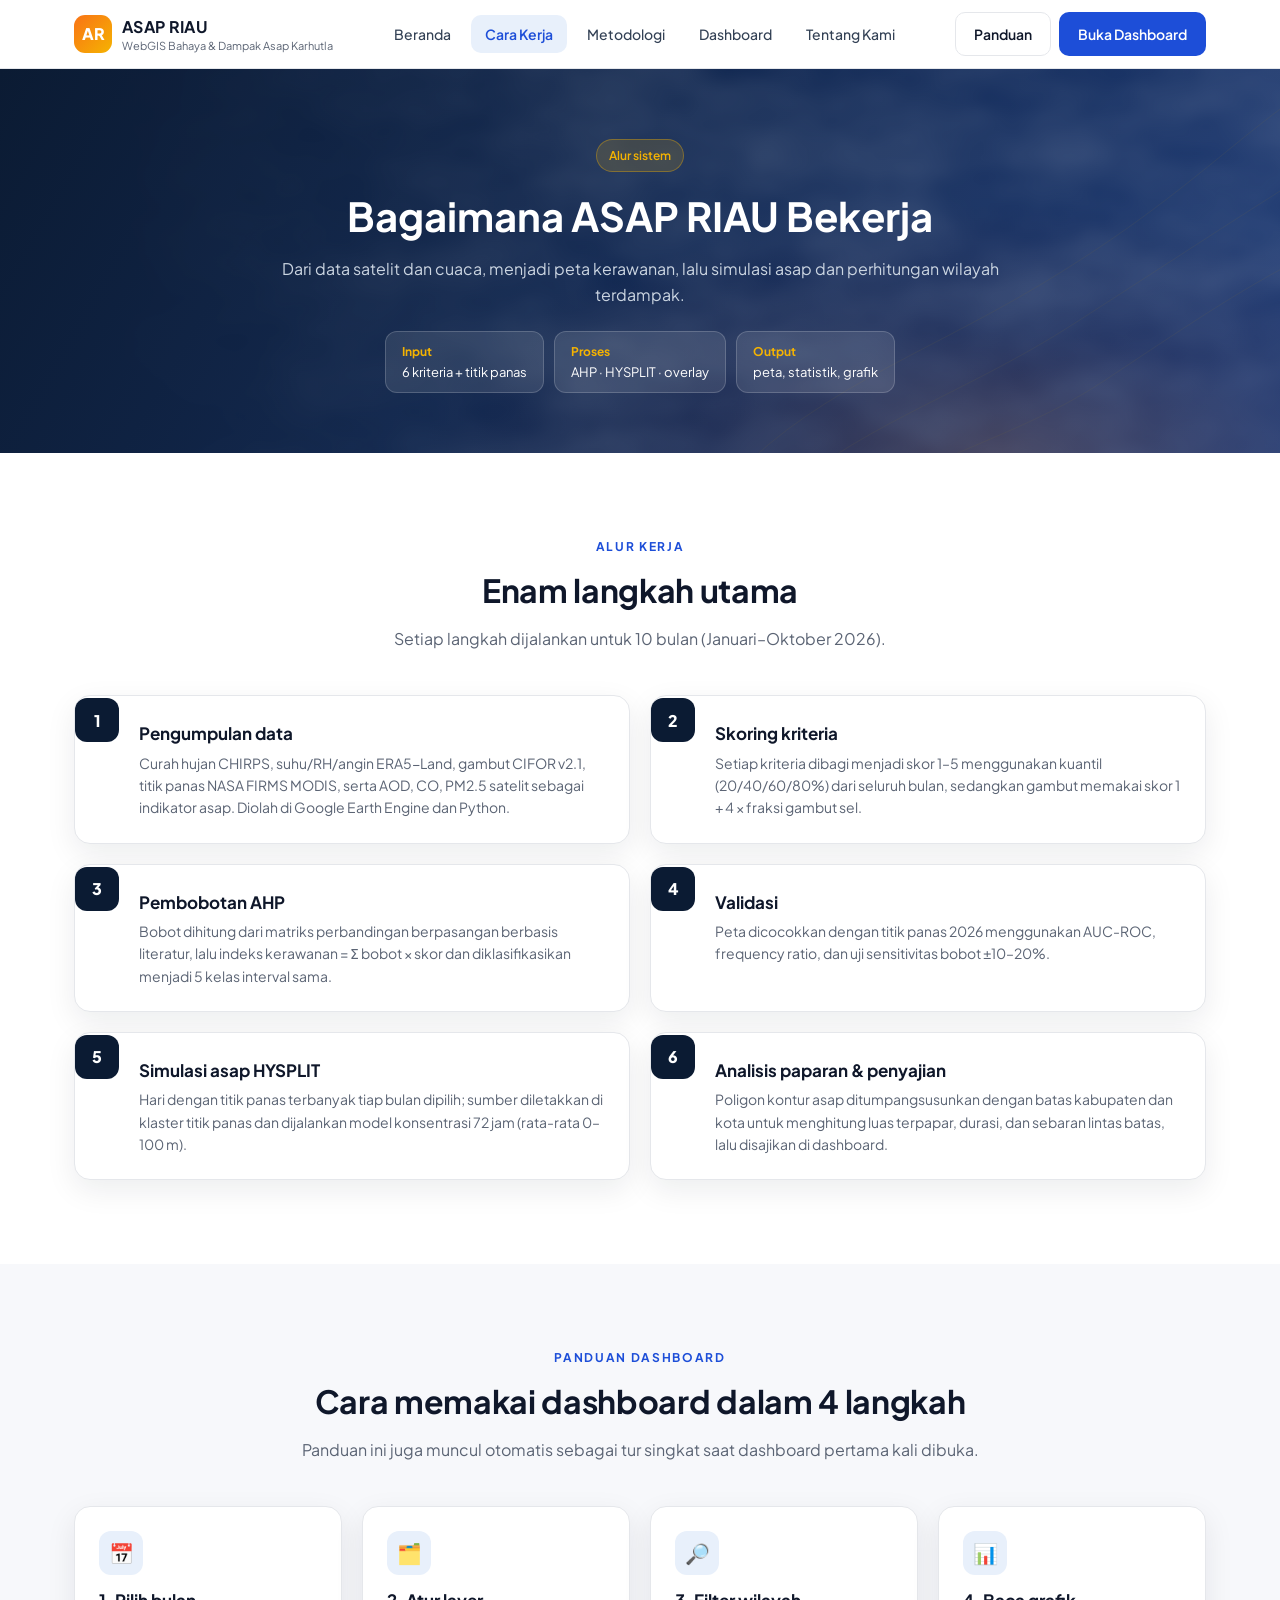
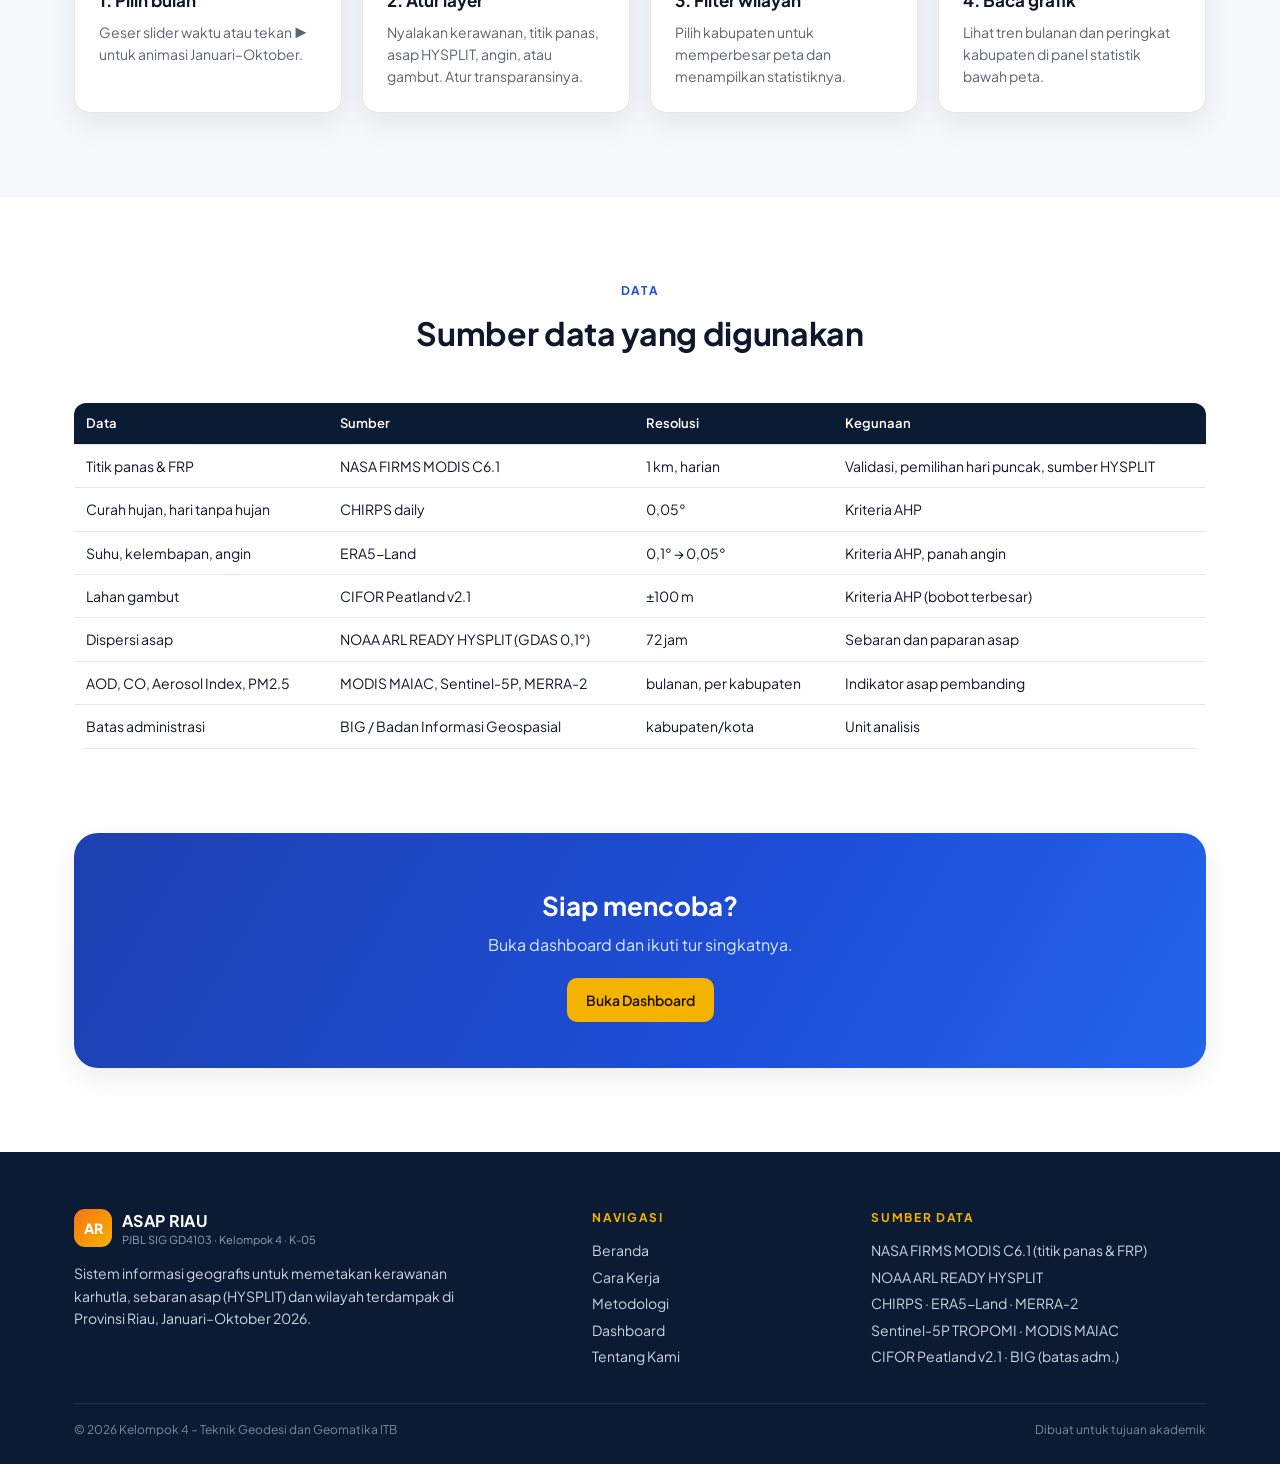
<file: cara-kerja.html>
<!DOCTYPE html>
<html lang="id">
<head>
<meta charset="utf-8"><meta name="viewport" content="width=device-width,initial-scale=1">
<title>Cara Kerja – ASAP RIAU</title>
<link href="https://fonts.googleapis.com/css2?family=Plus+Jakarta+Sans:wght@400;500;600;700;800&display=swap" rel="stylesheet">
<link rel="stylesheet" href="assets/css/site.css">
</head>
<body>
<section class="phero">
  <div class="wrap">
    <span class="pill">Alur sistem</span>
    <h1>Bagaimana ASAP RIAU Bekerja</h1>
    <p>Dari data satelit dan cuaca, menjadi peta kerawanan, lalu simulasi asap dan perhitungan wilayah terdampak.</p>
    <div class="chips"><span><b>Input</b>6 kriteria + titik panas</span><span><b>Proses</b>AHP · HYSPLIT · overlay</span><span><b>Output</b>peta, statistik, grafik</span></div>
  </div>
</section>

<section>
  <div class="wrap">
    <span class="eyebrow">Alur kerja</span><h2 class="title">Enam langkah utama</h2><p class="sub">Setiap langkah dijalankan untuk 10 bulan (Januari–Oktober 2026).</p>
    <div class="grid g2 steps">
      <div class="card step reveal"><h4>Pengumpulan data</h4><p>Curah hujan CHIRPS, suhu/RH/angin ERA5-Land, gambut CIFOR v2.1, titik panas NASA FIRMS MODIS, serta AOD, CO, PM2.5 satelit sebagai indikator asap. Diolah di Google Earth Engine dan Python.</p></div>
      <div class="card step reveal"><h4>Skoring kriteria</h4><p>Setiap kriteria dibagi menjadi skor 1–5 menggunakan kuantil (20/40/60/80%) dari seluruh bulan, sedangkan gambut memakai skor 1 + 4 × fraksi gambut sel.</p></div>
      <div class="card step reveal"><h4>Pembobotan AHP</h4><p>Bobot dihitung dari matriks perbandingan berpasangan berbasis literatur, lalu indeks kerawanan = Σ bobot × skor dan diklasifikasikan menjadi 5 kelas interval sama.</p></div>
      <div class="card step reveal"><h4>Validasi</h4><p>Peta dicocokkan dengan titik panas 2026 menggunakan AUC-ROC, frequency ratio, dan uji sensitivitas bobot ±10–20%.</p></div>
      <div class="card step reveal"><h4>Simulasi asap HYSPLIT</h4><p>Hari dengan titik panas terbanyak tiap bulan dipilih; sumber diletakkan di klaster titik panas dan dijalankan model konsentrasi 72 jam (rata-rata 0–100 m).</p></div>
      <div class="card step reveal"><h4>Analisis paparan & penyajian</h4><p>Poligon kontur asap ditumpangsusunkan dengan batas kabupaten dan kota untuk menghitung luas terpapar, durasi, dan sebaran lintas batas, lalu disajikan di dashboard.</p></div>
    </div>
  </div>
</section>

<section class="section-gray">
  <div class="wrap">
    <span class="eyebrow">Panduan dashboard</span><h2 class="title">Cara memakai dashboard dalam 4 langkah</h2><p class="sub">Panduan ini juga muncul otomatis sebagai tur singkat saat dashboard pertama kali dibuka.</p>
    <div class="grid g4">
      <div class="card reveal"><div class="ic">📅</div><h4>1. Pilih bulan</h4><p>Geser slider waktu atau tekan ▶ untuk animasi Januari–Oktober.</p></div>
      <div class="card reveal"><div class="ic">🗂️</div><h4>2. Atur layer</h4><p>Nyalakan kerawanan, titik panas, asap HYSPLIT, angin, atau gambut. Atur transparansinya.</p></div>
      <div class="card reveal"><div class="ic">🔎</div><h4>3. Filter wilayah</h4><p>Pilih kabupaten untuk memperbesar peta dan menampilkan statistiknya.</p></div>
      <div class="card reveal"><div class="ic">📊</div><h4>4. Baca grafik</h4><p>Lihat tren bulanan dan peringkat kabupaten di panel statistik bawah peta.</p></div>
    </div>
  </div>
</section>

<section>
  <div class="wrap">
    <span class="eyebrow">Data</span><h2 class="title">Sumber data yang digunakan</h2><p class="sub"></p>
    <table class="t">
      <tr><th>Data</th><th>Sumber</th><th>Resolusi</th><th>Kegunaan</th></tr>
      <tr><td>Titik panas & FRP</td><td>NASA FIRMS MODIS C6.1</td><td>1 km, harian</td><td>Validasi, pemilihan hari puncak, sumber HYSPLIT</td></tr>
      <tr><td>Curah hujan, hari tanpa hujan</td><td>CHIRPS daily</td><td>0,05°</td><td>Kriteria AHP</td></tr>
      <tr><td>Suhu, kelembapan, angin</td><td>ERA5-Land</td><td>0,1° → 0,05°</td><td>Kriteria AHP, panah angin</td></tr>
      <tr><td>Lahan gambut</td><td>CIFOR Peatland v2.1</td><td>±100 m</td><td>Kriteria AHP (bobot terbesar)</td></tr>
      <tr><td>Dispersi asap</td><td>NOAA ARL READY HYSPLIT (GDAS 0,1°)</td><td>72 jam</td><td>Sebaran dan paparan asap</td></tr>
      <tr><td>AOD, CO, Aerosol Index, PM2.5</td><td>MODIS MAIAC, Sentinel-5P, MERRA-2</td><td>bulanan, per kabupaten</td><td>Indikator asap pembanding</td></tr>
      <tr><td>Batas administrasi</td><td>BIG / Badan Informasi Geospasial</td><td>kabupaten/kota</td><td>Unit analisis</td></tr>
    </table>
  </div>
</section>

<section style="padding-top:0"><div class="wrap"><div class="cta-banner cta-blue reveal"><h3>Siap mencoba?</h3><p>Buka dashboard dan ikuti tur singkatnya.</p><a class="btn btn-amber" href="dashboard.html">Buka Dashboard</a></div></div></section>
<script src="assets/js/layout.js"></script>
</body>
</html>
</file>
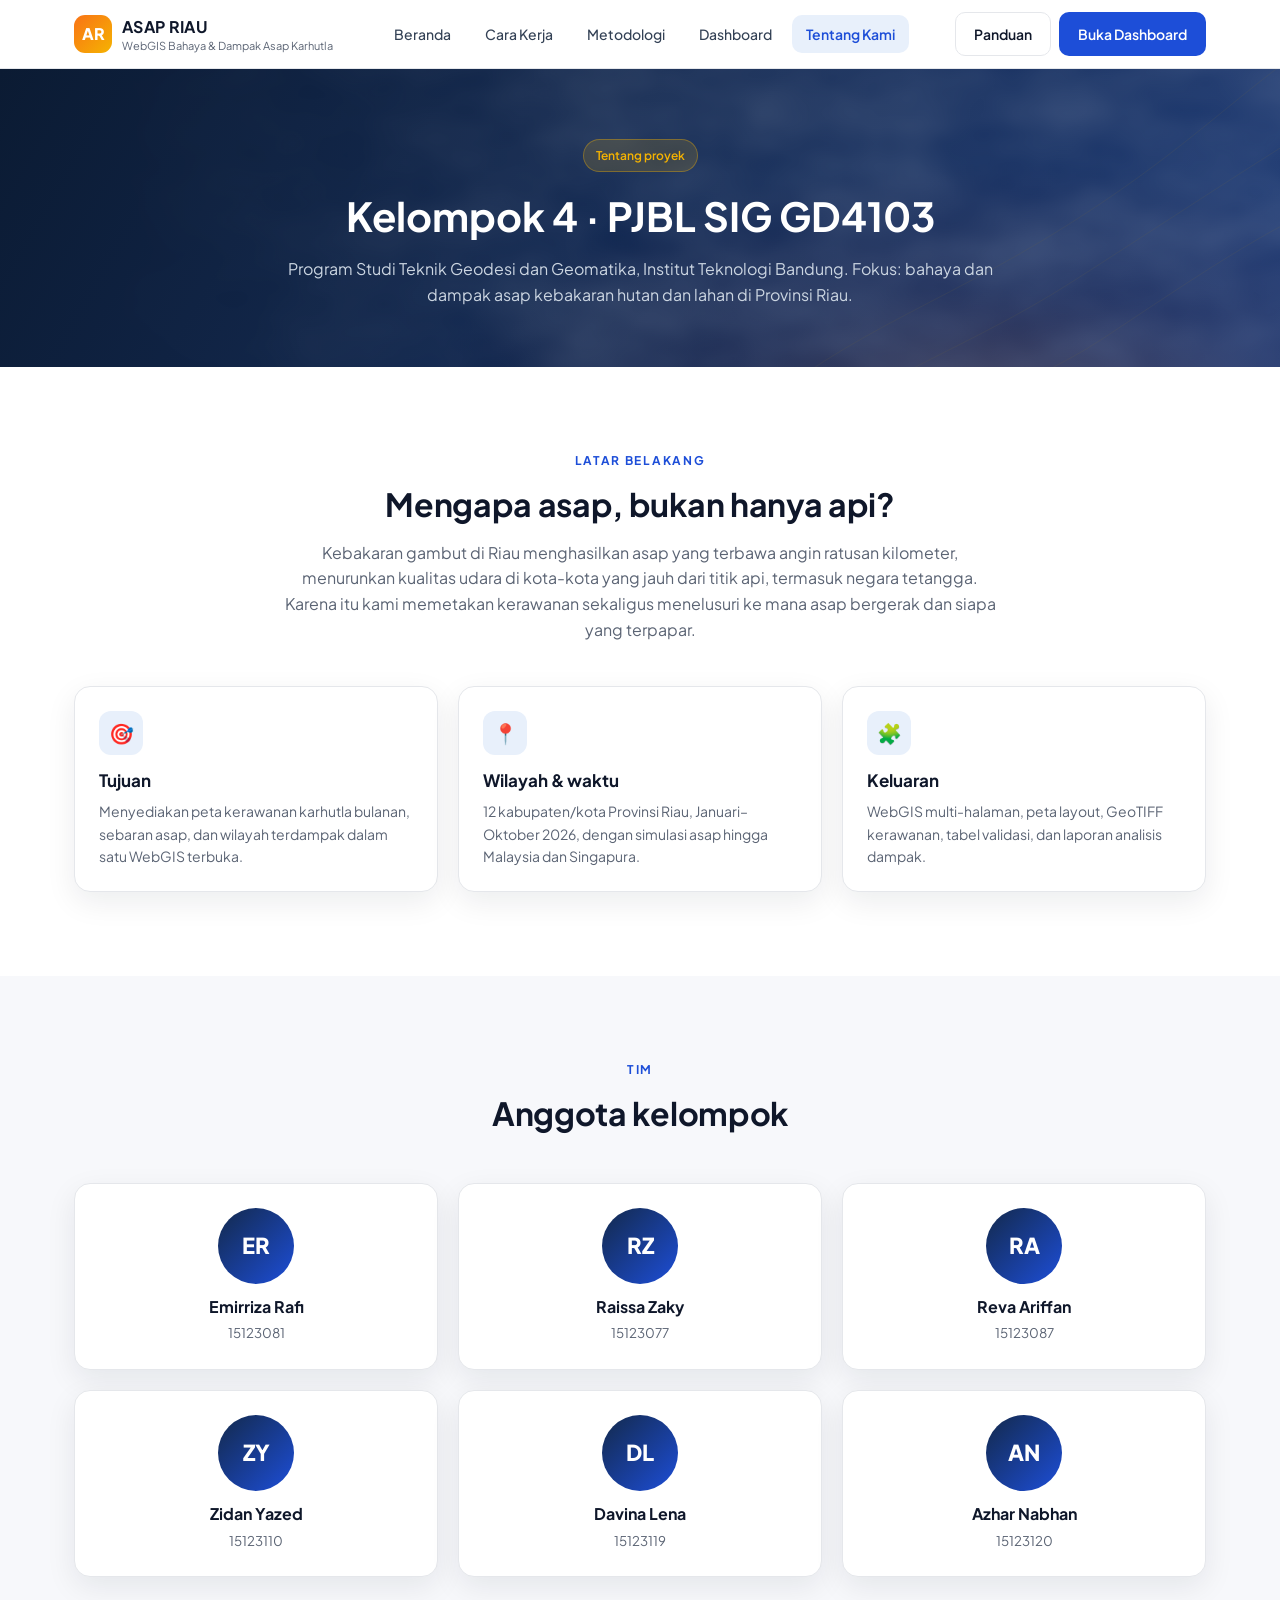
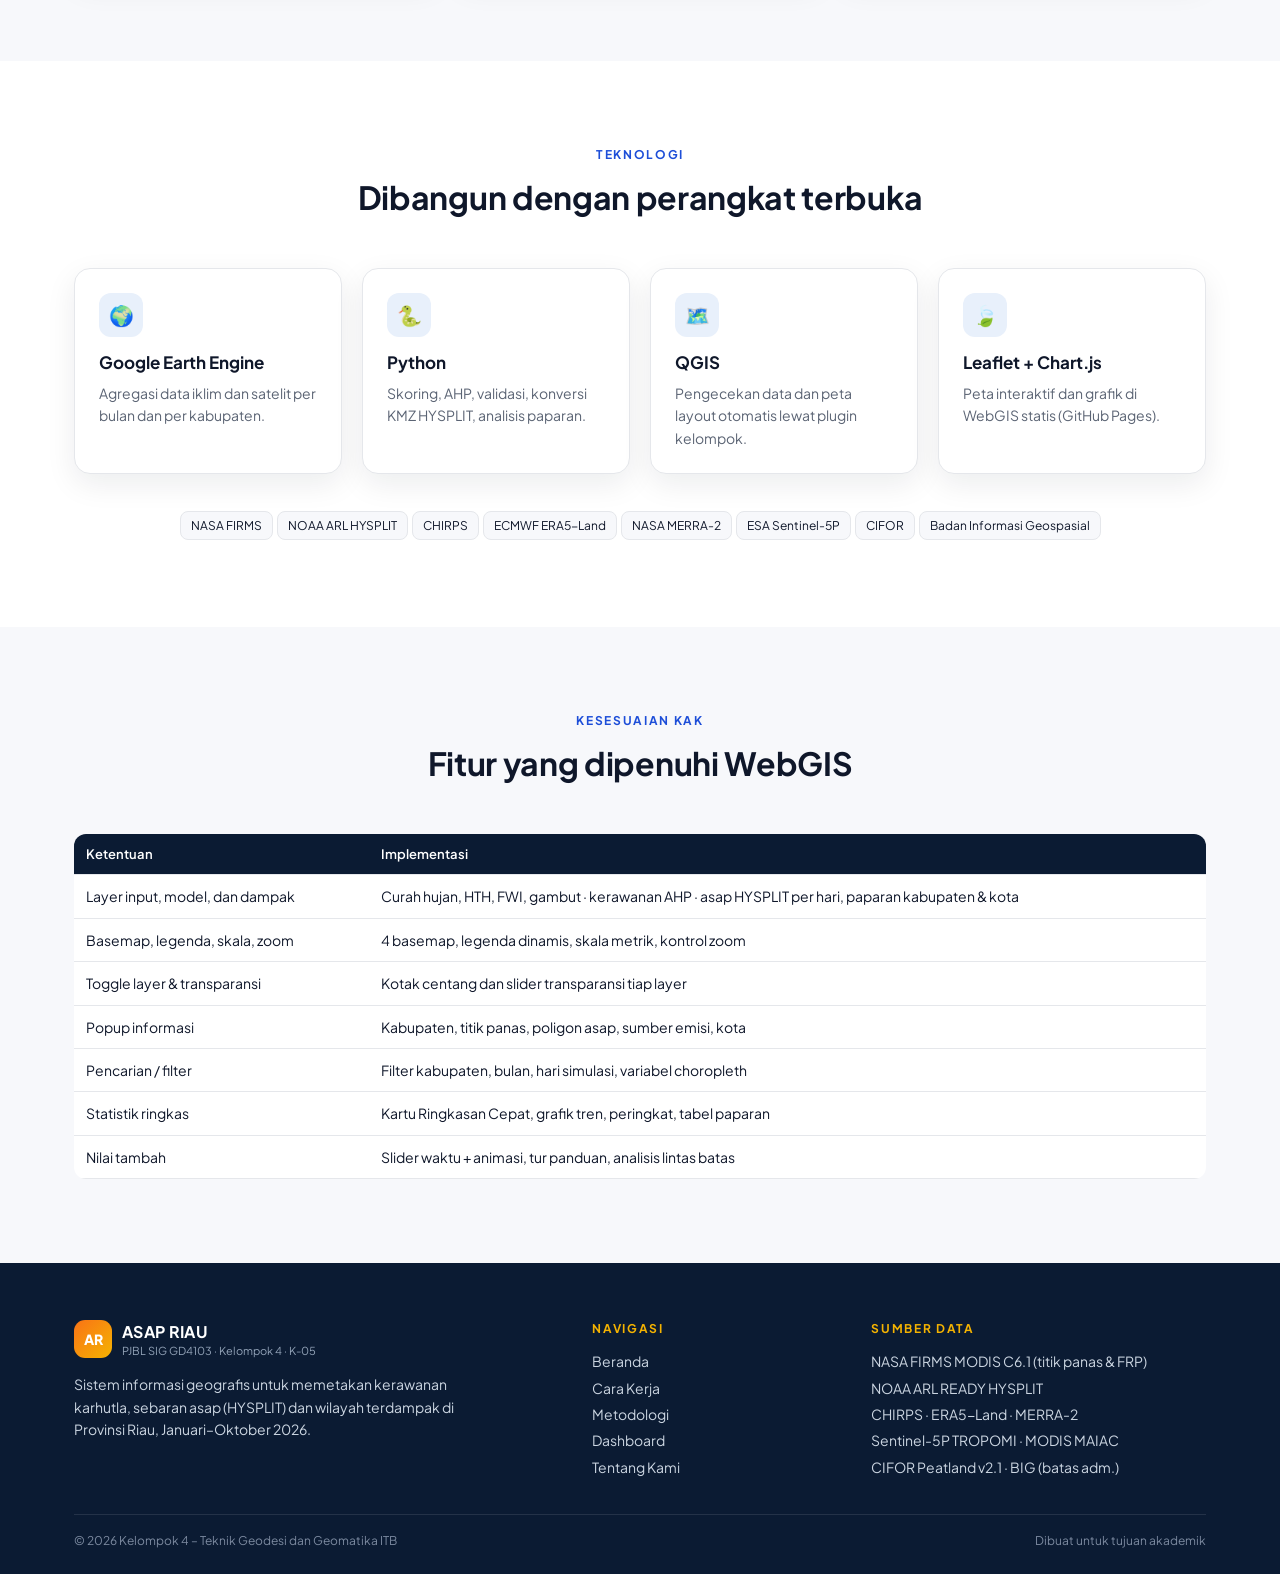
<file: tentang.html>
<!DOCTYPE html>
<html lang="id">
<head>
<meta charset="utf-8"><meta name="viewport" content="width=device-width,initial-scale=1">
<title>Tentang Kami – ASAP RIAU</title>
<link href="https://fonts.googleapis.com/css2?family=Plus+Jakarta+Sans:wght@400;500;600;700;800&display=swap" rel="stylesheet">
<link rel="stylesheet" href="assets/css/site.css">
</head>
<body>
<section class="phero">
  <div class="wrap"><span class="pill">Tentang proyek</span><h1>Kelompok 4 · PJBL SIG GD4103</h1>
    <p>Program Studi Teknik Geodesi dan Geomatika, Institut Teknologi Bandung. Fokus: bahaya dan dampak asap kebakaran hutan dan lahan di Provinsi Riau.</p></div>
</section>

<section>
  <div class="wrap">
    <span class="eyebrow">Latar belakang</span><h2 class="title">Mengapa asap, bukan hanya api?</h2>
    <p class="sub">Kebakaran gambut di Riau menghasilkan asap yang terbawa angin ratusan kilometer, menurunkan kualitas udara di kota-kota yang jauh dari titik api, termasuk negara tetangga. Karena itu kami memetakan kerawanan sekaligus menelusuri ke mana asap bergerak dan siapa yang terpapar.</p>
    <div class="grid g3">
      <div class="card reveal"><div class="ic">🎯</div><h4>Tujuan</h4><p>Menyediakan peta kerawanan karhutla bulanan, sebaran asap, dan wilayah terdampak dalam satu WebGIS terbuka.</p></div>
      <div class="card reveal"><div class="ic">📍</div><h4>Wilayah & waktu</h4><p>12 kabupaten/kota Provinsi Riau, Januari–Oktober 2026, dengan simulasi asap hingga Malaysia dan Singapura.</p></div>
      <div class="card reveal"><div class="ic">🧩</div><h4>Keluaran</h4><p>WebGIS multi-halaman, peta layout, GeoTIFF kerawanan, tabel validasi, dan laporan analisis dampak.</p></div>
    </div>
  </div>
</section>

<section class="section-gray">
  <div class="wrap">
    <span class="eyebrow">Tim</span><h2 class="title">Anggota kelompok</h2><p class="sub"></p>
    <div class="grid g3" id="tim"></div>
  </div>
</section>

<section>
  <div class="wrap">
    <span class="eyebrow">Teknologi</span><h2 class="title">Dibangun dengan perangkat terbuka</h2><p class="sub"></p>
    <div class="grid g4">
      <div class="card reveal"><div class="ic">🌍</div><h4>Google Earth Engine</h4><p>Agregasi data iklim dan satelit per bulan dan per kabupaten.</p></div>
      <div class="card reveal"><div class="ic">🐍</div><h4>Python</h4><p>Skoring, AHP, validasi, konversi KMZ HYSPLIT, analisis paparan.</p></div>
      <div class="card reveal"><div class="ic">🗺️</div><h4>QGIS</h4><p>Pengecekan data dan peta layout otomatis lewat plugin kelompok.</p></div>
      <div class="card reveal"><div class="ic">🍃</div><h4>Leaflet + Chart.js</h4><p>Peta interaktif dan grafik di WebGIS statis (GitHub Pages).</p></div>
    </div>
    <div style="text-align:center;margin-top:34px">
      <span class="badge">NASA FIRMS</span><span class="badge">NOAA ARL HYSPLIT</span><span class="badge">CHIRPS</span><span class="badge">ECMWF ERA5-Land</span><span class="badge">NASA MERRA-2</span><span class="badge">ESA Sentinel-5P</span><span class="badge">CIFOR</span><span class="badge">Badan Informasi Geospasial</span>
    </div>
  </div>
</section>

<section class="section-gray">
  <div class="wrap">
    <span class="eyebrow">Kesesuaian KAK</span><h2 class="title">Fitur yang dipenuhi WebGIS</h2><p class="sub"></p>
    <table class="t">
      <tr><th>Ketentuan</th><th>Implementasi</th></tr>
      <tr><td>Layer input, model, dan dampak</td><td>Curah hujan, HTH, FWI, gambut · kerawanan AHP · asap HYSPLIT per hari, paparan kabupaten & kota</td></tr>
      <tr><td>Basemap, legenda, skala, zoom</td><td>4 basemap, legenda dinamis, skala metrik, kontrol zoom</td></tr>
      <tr><td>Toggle layer & transparansi</td><td>Kotak centang dan slider transparansi tiap layer</td></tr>
      <tr><td>Popup informasi</td><td>Kabupaten, titik panas, poligon asap, sumber emisi, kota</td></tr>
      <tr><td>Pencarian / filter</td><td>Filter kabupaten, bulan, hari simulasi, variabel choropleth</td></tr>
      <tr><td>Statistik ringkas</td><td>Kartu Ringkasan Cepat, grafik tren, peringkat, tabel paparan</td></tr>
      <tr><td>Nilai tambah</td><td>Slider waktu + animasi, tur panduan, analisis lintas batas</td></tr>
    </table>
  </div>
</section>
<script src="assets/js/layout.js"></script>
<script>
const TIM = [
  ["Emirriza Rafi", "15123081"],
  ["Raissa Zaky", "15123077"],
  ["Reva Ariffan", "15123087"],
  ["Zidan Yazed", "15123110"],
  ["Davina Lena", "15123119"],
  ["Azhar Nabhan", "15123120"]
];
tim.innerHTML = TIM.map(([n, nim, r]) => `<div class="card person reveal on"><div class="av">${n.split(" ").map(s => s[0]).join("").slice(0, 2)}</div><b>${n}</b><small>${nim}</small>${r ? `<p style="margin-top:6px">${r}</p>` : ""}</div>`).join("");
</script>
</body>
</html>
</file>
<file: assets/css/site.css>
:root{
  --navy:#0b1b33;--navy2:#13294b;--blue:#1d4ed8;--sky:#e8f0fb;--amber:#f5b301;--orange:#f97316;--red:#c2410c;
  --ink:#0f172a;--muted:#5b6474;--line:#e5e7eb;--bg:#f7f8fb;--card:#ffffff;--radius:16px;
  --shadow:0 10px 30px rgba(15,23,42,.08);--font:"Plus Jakarta Sans",system-ui,-apple-system,"Segoe UI",sans-serif;
}
*{box-sizing:border-box}html{scroll-behavior:smooth}
body{margin:0;font-family:var(--font);color:var(--ink);background:#fff;line-height:1.6}
a{color:inherit;text-decoration:none}img{max-width:100%}
.wrap{max-width:1180px;margin:0 auto;padding:0 24px}

/* ---------- navbar ---------- */
.nav{position:sticky;top:0;z-index:1000;background:rgba(255,255,255,.92);backdrop-filter:blur(10px);border-bottom:1px solid var(--line)}
.nav .wrap{display:flex;align-items:center;justify-content:space-between;height:68px}
.brand{display:flex;align-items:center;gap:10px}
.brand .logo{width:38px;height:38px;border-radius:11px;background:linear-gradient(135deg,var(--orange),var(--amber));display:grid;place-items:center;color:#fff;font-weight:800}
.brand b{display:block;font-size:16px;letter-spacing:.02em}.brand small{display:block;font-size:11px;color:var(--muted);margin-top:-3px}
.menu{display:flex;gap:6px}.menu a{padding:8px 14px;border-radius:10px;font-size:14px;color:#334155;font-weight:500}
.menu a:hover{background:var(--bg)}.menu a.aktif{color:var(--blue);background:var(--sky);font-weight:600}
.nav .cta{display:flex;gap:8px;align-items:center}
.btn{display:inline-flex;align-items:center;gap:8px;padding:10px 18px;border-radius:10px;font-weight:600;font-size:14px;border:1px solid transparent;cursor:pointer;transition:.2s}
.btn-amber{background:var(--amber);color:#1f1300}.btn-amber:hover{filter:brightness(1.05);transform:translateY(-1px)}
.btn-blue{background:var(--blue);color:#fff}.btn-blue:hover{background:#1e40af}
.btn-ghost{border-color:rgba(255,255,255,.35);color:#fff}.btn-ghost:hover{background:rgba(255,255,255,.1)}
.btn-line{border-color:var(--line);color:var(--ink);background:#fff}.btn-line:hover{border-color:#cbd5e1}
.burger{display:none;background:none;border:0;font-size:24px;cursor:pointer}

/* ---------- hero ---------- */
.hero{position:relative;color:#fff;overflow:hidden;background:radial-gradient(1200px 500px at 80% 10%,rgba(249,115,22,.25),transparent 60%),linear-gradient(120deg,#07142a 0%,#0b1b33 45%,#1a2f52 100%)}
.hero::before{content:"";position:absolute;inset:0;background:url("../img/smoke.svg") center/cover no-repeat;opacity:.55}
.hero .wrap{position:relative;display:grid;grid-template-columns:1.25fr 1fr;gap:48px;padding:84px 24px 96px;align-items:center}
.pill{display:inline-flex;gap:8px;align-items:center;font-size:12px;font-weight:600;padding:6px 12px;border-radius:999px;background:rgba(245,179,1,.15);color:var(--amber);border:1px solid rgba(245,179,1,.35)}
.hero h1{font-size:46px;line-height:1.12;margin:18px 0 16px;font-weight:800;letter-spacing:-.02em}
.hero h1 em{font-style:normal;color:var(--amber)}
.hero p.lead{font-size:16px;color:#cbd5e1;max-width:560px}
.hero .actions{display:flex;gap:10px;margin-top:26px;flex-wrap:wrap}
.glass{background:rgba(255,255,255,.07);border:1px solid rgba(255,255,255,.14);border-radius:20px;padding:22px;backdrop-filter:blur(8px)}
.glass small{color:#93a3b8;font-size:12px;font-weight:600;text-transform:uppercase;letter-spacing:.08em}
.glass h3{margin:6px 0 8px;font-size:19px}.glass p{color:#cbd5e1;font-size:13.5px;margin:0 0 14px}
.glass .item{display:flex;justify-content:space-between;align-items:center;background:rgba(255,255,255,.06);border:1px solid rgba(255,255,255,.1);border-radius:12px;padding:12px 14px;margin-top:8px;font-size:13.5px}
.glass .item b{color:var(--amber)}
.hero .credit{position:absolute;right:24px;bottom:14px;font-size:11px;color:#7c8aa0}

/* ---------- section ---------- */
section{padding:84px 0}
.section-gray{background:var(--bg)}
.eyebrow{display:block;text-align:center;font-size:12px;font-weight:700;letter-spacing:.14em;color:var(--blue);text-transform:uppercase}
.title{text-align:center;font-size:32px;margin:8px 0 10px;letter-spacing:-.01em}
.sub{text-align:center;color:var(--muted);max-width:720px;margin:0 auto 44px}
.grid{display:grid;gap:20px}.g2{grid-template-columns:repeat(2,1fr)}.g3{grid-template-columns:repeat(3,1fr)}.g4{grid-template-columns:repeat(4,1fr)}
.card{background:var(--card);border:1px solid var(--line);border-radius:var(--radius);padding:24px;box-shadow:var(--shadow);transition:.25s}
.card:hover{transform:translateY(-3px);box-shadow:0 16px 40px rgba(15,23,42,.12)}
.card .ic{width:44px;height:44px;border-radius:12px;display:grid;place-items:center;font-size:20px;margin-bottom:12px;background:var(--sky)}
.card h4{margin:0 0 6px;font-size:17px}.card p{margin:0;color:var(--muted);font-size:14px}
.card .tag{display:inline-block;margin-top:12px;font-size:11.5px;font-weight:600;padding:4px 10px;border-radius:999px;background:var(--bg);color:#475569}
.stat{text-align:center;padding:26px}
.stat .n{font-size:34px;font-weight:800;color:var(--navy)}.stat .n.or{color:var(--orange)}
.stat .l{color:var(--muted);font-size:13px}

/* strip angka di bawah hero */
.strip{margin-top:-46px;position:relative;z-index:5}
.strip .grid{background:#fff;border-radius:20px;box-shadow:var(--shadow);border:1px solid var(--line)}

/* langkah */
.steps{counter-reset:s}.step{position:relative;padding-left:64px}
.step::before{counter-increment:s;content:counter(s);position:absolute;left:0;top:2px;width:44px;height:44px;border-radius:12px;background:var(--navy);color:#fff;display:grid;place-items:center;font-weight:800}
.step h4{margin:0 0 4px}.step p{margin:0;color:var(--muted);font-size:14px}

/* banner CTA */
.cta-banner{border-radius:24px;padding:46px;text-align:center;background:linear-gradient(110deg,#eef4ff 0%,#fff 45%,#fff7e0 100%);border:1px solid #e2e8f0;box-shadow:var(--shadow)}
.cta-banner h3{font-size:26px;margin:6px 0}.cta-banner p{color:var(--muted);margin:0 0 20px}
.cta-blue{background:linear-gradient(120deg,#1e40af,#1d4ed8 60%,#2563eb);color:#fff;border:0}
.cta-blue p{color:#dbeafe}

/* page hero kecil */
.phero{background:linear-gradient(120deg,#0b1b33,#1d3a75);color:#fff;padding:70px 0 60px;text-align:center;position:relative;overflow:hidden}
.phero::before{content:"";position:absolute;inset:0;background:url("../img/smoke.svg") center/cover;opacity:.35}
.phero .wrap{position:relative}.phero h1{font-size:40px;margin:12px 0 8px}.phero p{color:#cbd5e1;max-width:720px;margin:0 auto}
.phero .chips{display:flex;gap:10px;justify-content:center;flex-wrap:wrap;margin-top:24px}
.phero .chips span{background:rgba(255,255,255,.1);border:1px solid rgba(255,255,255,.18);padding:10px 16px;border-radius:12px;font-size:13px;text-align:left}
.phero .chips b{display:block;color:var(--amber);font-size:12px}

/* tabel */
table.t{width:100%;border-collapse:collapse;font-size:14px;background:#fff;border-radius:12px;overflow:hidden}
table.t th,table.t td{padding:10px 12px;border-bottom:1px solid var(--line);text-align:left;vertical-align:top}
table.t th{background:var(--navy);color:#fff;font-weight:600;font-size:13px}
table.t tr:hover td{background:#fafbfd}
table.t td.num{text-align:right;font-variant-numeric:tabular-nums}
.matrix td,.matrix th{text-align:center}
.note{font-size:13px;color:var(--muted)}
.chartbox{position:relative;height:300px}

/* faq */
details{background:#fff;border:1px solid var(--line);border-radius:12px;padding:14px 18px;margin-bottom:10px}
summary{cursor:pointer;font-weight:600}details p{color:var(--muted);margin:10px 0 0;font-size:14px}

/* footer */
footer{background:var(--navy);color:#cbd5e1;padding:56px 0 24px;font-size:14px}
footer .cols{display:grid;grid-template-columns:2fr 1fr 1.4fr;gap:40px}
footer h5{color:var(--amber);font-size:12px;letter-spacing:.14em;margin:0 0 12px}
footer a{display:block;color:#cbd5e1;margin:4px 0}footer a:hover{color:#fff}
footer .copy{border-top:1px solid rgba(255,255,255,.1);margin-top:32px;padding-top:16px;font-size:12px;color:#7c8aa0;display:flex;justify-content:space-between}

/* reveal */
.reveal{opacity:0;transform:translateY(18px);transition:.6s ease}.reveal.on{opacity:1;transform:none}

/* team */
.person{text-align:center}.person .av{width:76px;height:76px;border-radius:50%;margin:0 auto 10px;display:grid;place-items:center;font-weight:800;font-size:22px;color:#fff;background:linear-gradient(135deg,var(--navy2),var(--blue))}
.person b{display:block}.person small{color:var(--muted)}
.badge{display:inline-block;font-size:12px;padding:4px 10px;border-radius:8px;background:var(--bg);border:1px solid var(--line);margin:3px 2px}

@media(max-width:960px){
  .hero .wrap{grid-template-columns:1fr}.hero h1{font-size:34px}
  .g3,.g4{grid-template-columns:1fr 1fr}.g2{grid-template-columns:1fr}
  .menu{display:none;position:absolute;top:68px;left:0;right:0;background:#fff;flex-direction:column;padding:12px;border-bottom:1px solid var(--line)}
  .menu.open{display:flex}.burger{display:block}.nav .cta .btn-line{display:none}
  footer .cols{grid-template-columns:1fr}
}
@media(max-width:600px){.g3,.g4{grid-template-columns:1fr}.title{font-size:26px}}
</file>
